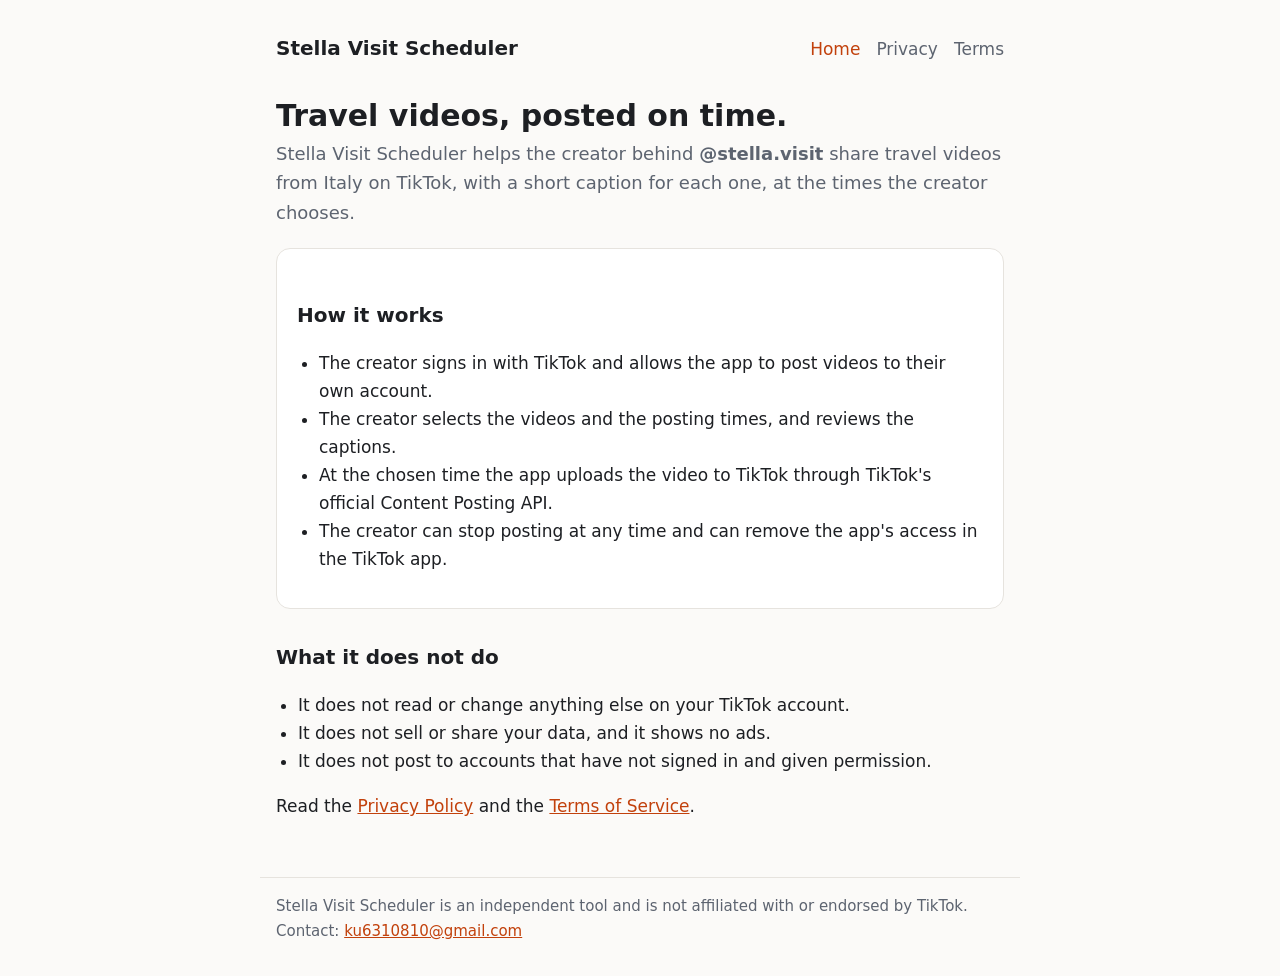
<file: index.html>
<!doctype html>
<html lang="en">
<head>
<meta charset="utf-8">
<meta name="viewport" content="width=device-width, initial-scale=1">
<title>Stella Visit Scheduler</title>
<meta name="description" content="Stella Visit Scheduler publishes travel videos to the creator's own TikTok account with captions, at times the creator chooses.">
<link rel="stylesheet" href="style.css">
</head>
<body>
<header>
  <a class="brand" href="./">Stella Visit Scheduler</a>
  <nav><a href="./" aria-current="page">Home</a><a href="privacy.html">Privacy</a><a href="terms.html">Terms</a></nav>
</header>
<main>
  <h1>Travel videos, posted on time.</h1>
  <p class="lead">Stella Visit Scheduler helps the creator behind <b>@stella.visit</b> share travel videos from Italy on TikTok, with a short caption for each one, at the times the creator chooses.</p>

  <div class="card">
    <h2>How it works</h2>
    <ul>
      <li>The creator signs in with TikTok and allows the app to post videos to their own account.</li>
      <li>The creator selects the videos and the posting times, and reviews the captions.</li>
      <li>At the chosen time the app uploads the video to TikTok through TikTok's official Content Posting API.</li>
      <li>The creator can stop posting at any time and can remove the app's access in the TikTok app.</li>
    </ul>
  </div>

  <h2>What it does not do</h2>
  <ul>
    <li>It does not read or change anything else on your TikTok account.</li>
    <li>It does not sell or share your data, and it shows no ads.</li>
    <li>It does not post to accounts that have not signed in and given permission.</li>
  </ul>

  <p>Read the <a href="privacy.html">Privacy Policy</a> and the <a href="terms.html">Terms of Service</a>.</p>
</main>
<footer>
  Stella Visit Scheduler is an independent tool and is not affiliated with or endorsed by TikTok.
  Contact: <a href="mailto:ku6310810@gmail.com">ku6310810@gmail.com</a>
</footer>
</body>
</html>
</file>
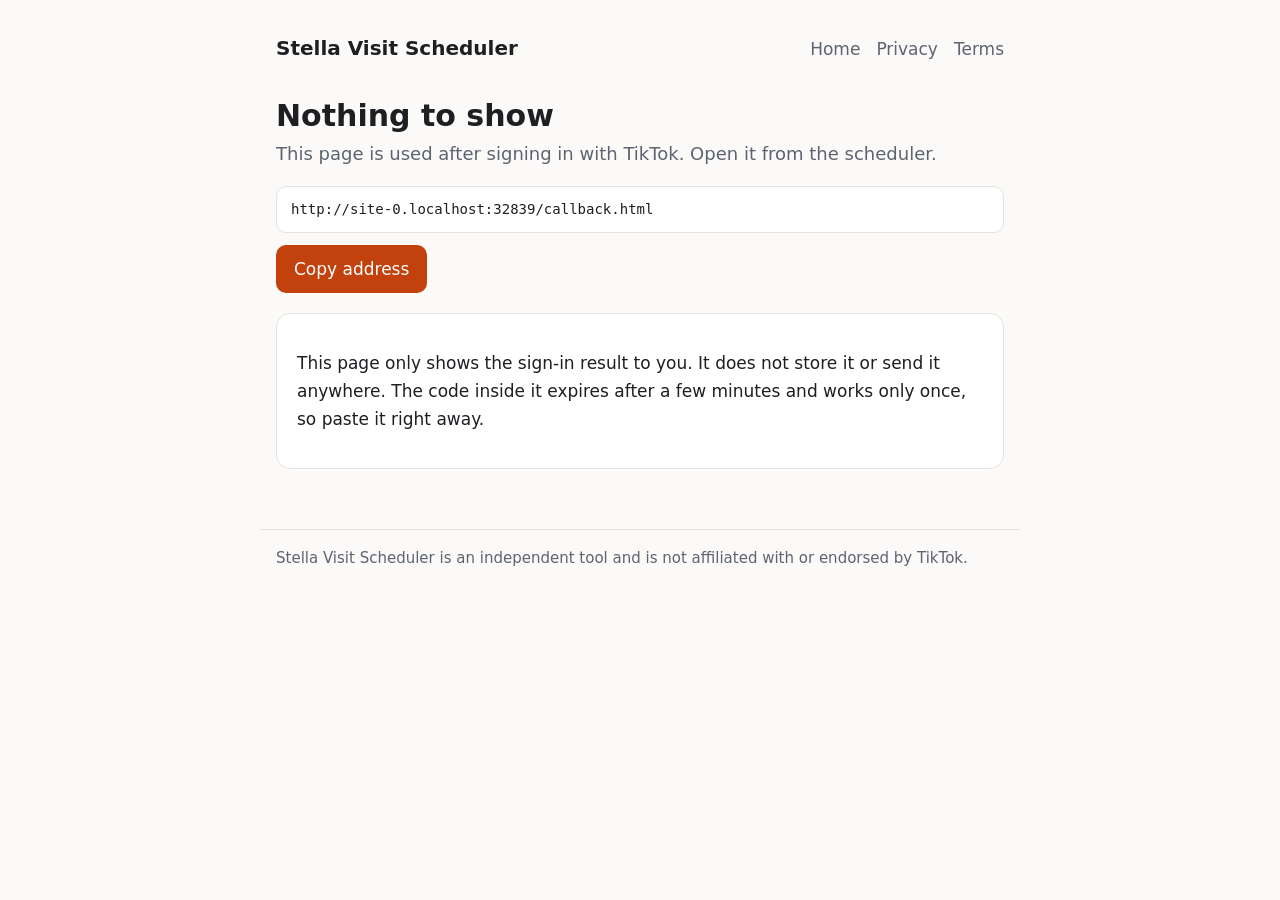
<file: callback.html>
<!doctype html>
<html lang="en">
<head>
<meta charset="utf-8">
<meta name="viewport" content="width=device-width, initial-scale=1">
<meta name="robots" content="noindex">
<meta name="referrer" content="no-referrer">
<title>TikTok sign-in</title>
<link rel="stylesheet" href="style.css">
<style>
  .addr { background: var(--surface); border: 1px solid var(--line); border-radius: 10px; padding: 12px 14px;
          font: 14px/1.5 ui-monospace, Consolas, monospace; overflow-wrap: anywhere; user-select: all; }
  button { font: inherit; border: 0; border-radius: 10px; padding: 10px 18px; background: var(--accent); color: #fff;
           cursor: pointer; margin-top: 12px; }
  .ok { color: var(--muted); margin-left: 10px; }
  .err { border-color: var(--accent); }
</style>
</head>
<body>
<header>
  <a class="brand" href="./">Stella Visit Scheduler</a>
  <nav><a href="./">Home</a><a href="privacy.html">Privacy</a><a href="terms.html">Terms</a></nav>
</header>
<main>
  <h1 id="title">Almost done</h1>
  <p class="lead" id="lead">Copy the address below and paste it into the scheduler window that asked for it.</p>
  <div class="addr" id="addr"></div>
  <button id="copy" type="button">Copy address</button><span class="ok" id="ok"></span>
  <div class="card">
    <p>This page only shows the sign-in result to you. It does not store it or send it anywhere. The code inside it expires after a few minutes and works only once, so paste it right away.</p>
  </div>
</main>
<footer>Stella Visit Scheduler is an independent tool and is not affiliated with or endorsed by TikTok.</footer>
<script>
  const q = new URLSearchParams(location.search);
  const addr = document.getElementById("addr");
  addr.textContent = location.href;
  if (q.get("error")) {
    document.getElementById("title").textContent = "Sign-in was not completed";
    document.getElementById("lead").textContent = "TikTok reported: " + (q.get("error_description") || q.get("error")) +
      ". Close this page and start the sign-in again.";
    addr.classList.add("err");
  } else if (!q.get("code")) {
    document.getElementById("title").textContent = "Nothing to show";
    document.getElementById("lead").textContent = "This page is used after signing in with TikTok. Open it from the scheduler.";
  }
  document.getElementById("copy").addEventListener("click", () => {
    const done = () => { document.getElementById("ok").textContent = "Copied"; };
    if (navigator.clipboard) {
      navigator.clipboard.writeText(location.href).then(done, () => { getSelection().selectAllChildren(addr); document.execCommand("copy"); done(); });
    } else { getSelection().selectAllChildren(addr); document.execCommand("copy"); done(); }
  });
</script>
</body>
</html>
</file>
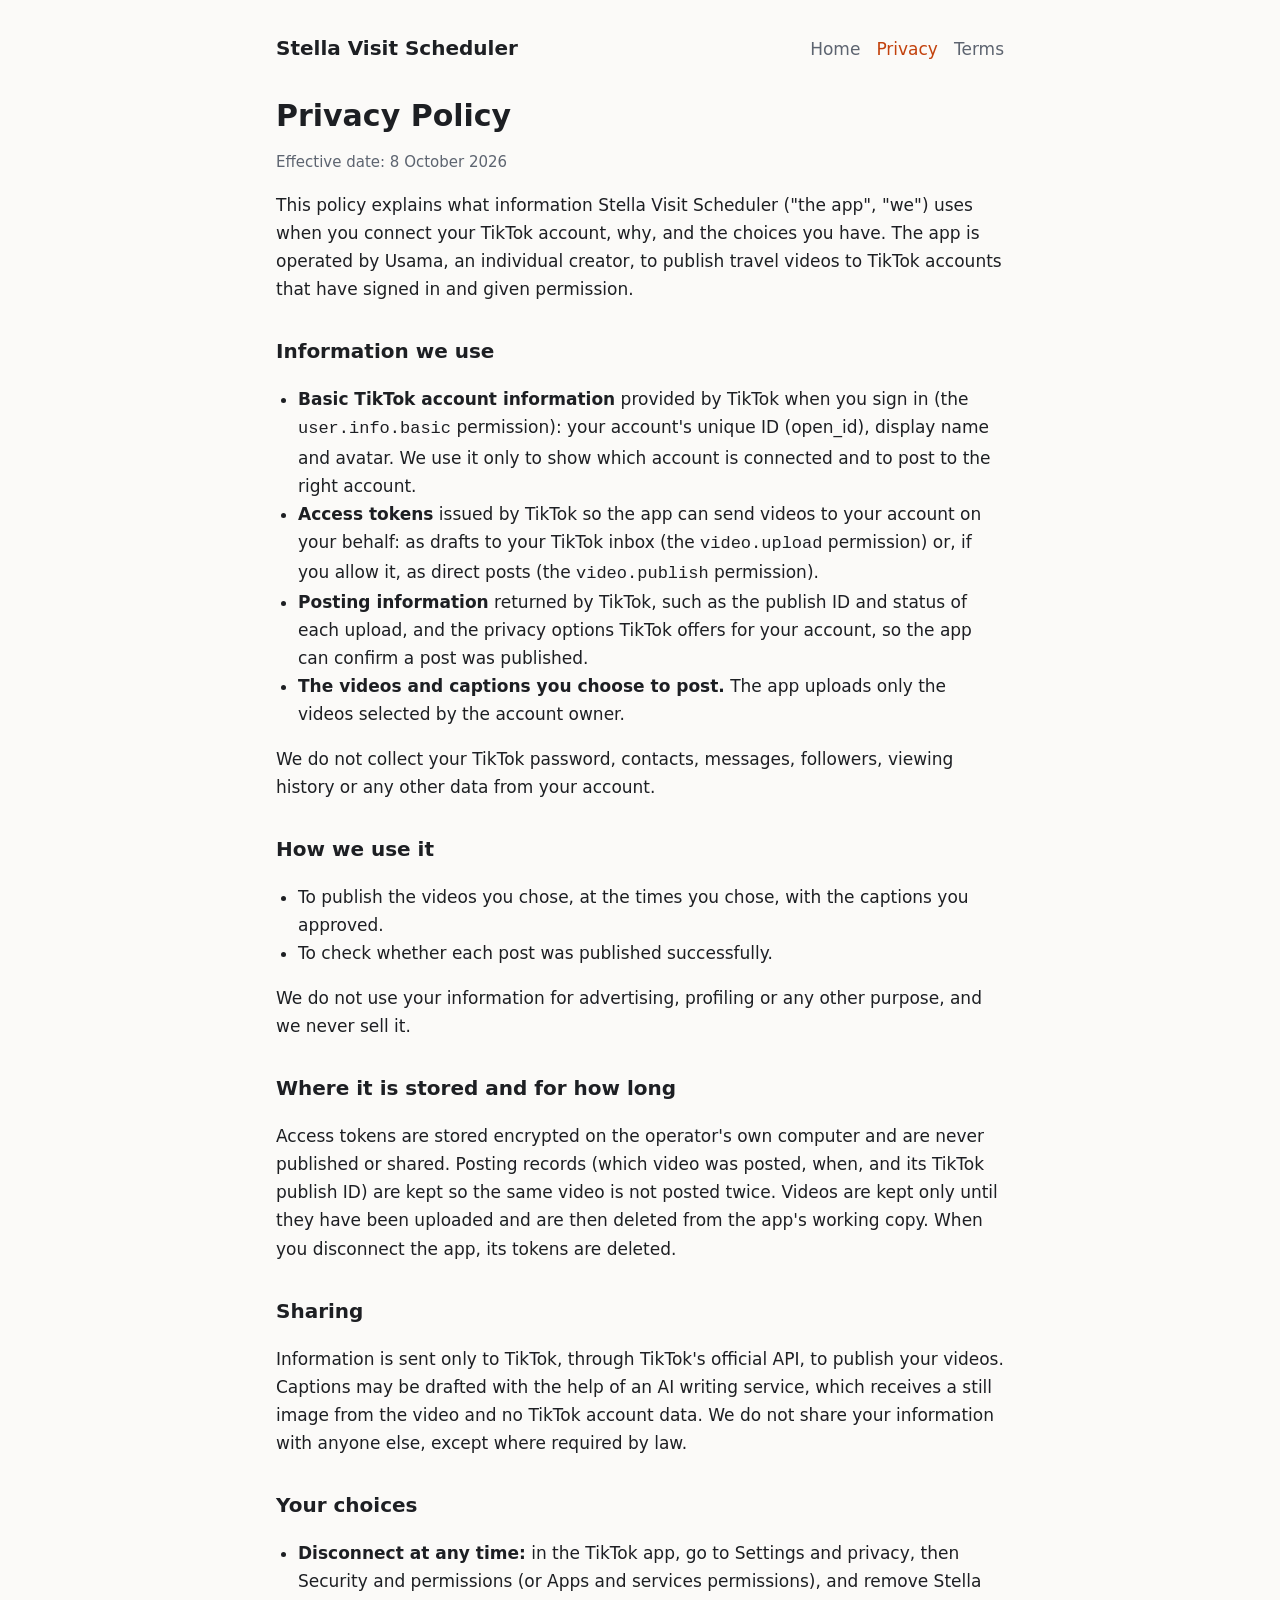
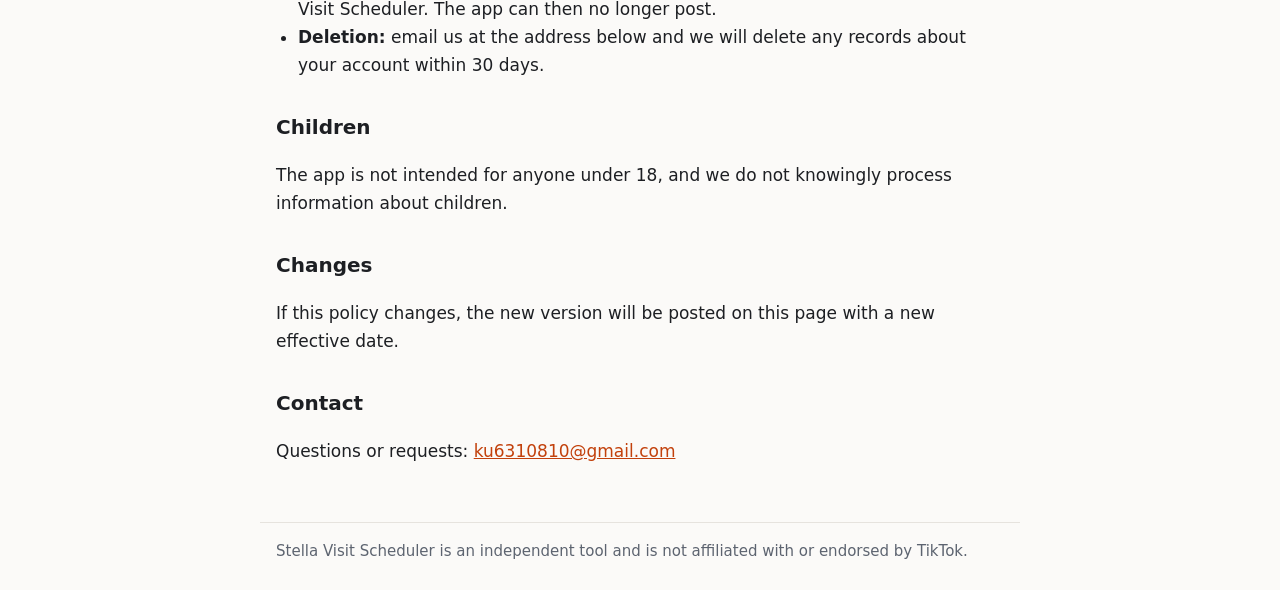
<file: privacy.html>
<!doctype html>
<html lang="en">
<head>
<meta charset="utf-8">
<meta name="viewport" content="width=device-width, initial-scale=1">
<title>Privacy Policy</title>
<meta name="description" content="How Stella Visit Scheduler handles data from TikTok accounts.">
<link rel="stylesheet" href="style.css">
</head>
<body>
<header>
  <a class="brand" href="./">Stella Visit Scheduler</a>
  <nav><a href="./">Home</a><a href="privacy.html" aria-current="page">Privacy</a><a href="terms.html">Terms</a></nav>
</header>
<main>
  <h1>Privacy Policy</h1>
  <p class="meta">Effective date: 8 October 2026</p>

  <p>This policy explains what information Stella Visit Scheduler ("the app", "we") uses when you connect your TikTok account, why, and the choices you have. The app is operated by Usama, an individual creator, to publish travel videos to TikTok accounts that have signed in and given permission.</p>

  <h2>Information we use</h2>
  <ul>
    <li><b>Basic TikTok account information</b> provided by TikTok when you sign in (the <code>user.info.basic</code> permission): your account's unique ID (open_id), display name and avatar. We use it only to show which account is connected and to post to the right account.</li>
    <li><b>Access tokens</b> issued by TikTok so the app can send videos to your account on your behalf: as drafts to your TikTok inbox (the <code>video.upload</code> permission) or, if you allow it, as direct posts (the <code>video.publish</code> permission).</li>
    <li><b>Posting information</b> returned by TikTok, such as the publish ID and status of each upload, and the privacy options TikTok offers for your account, so the app can confirm a post was published.</li>
    <li><b>The videos and captions you choose to post.</b> The app uploads only the videos selected by the account owner.</li>
  </ul>
  <p>We do not collect your TikTok password, contacts, messages, followers, viewing history or any other data from your account.</p>

  <h2>How we use it</h2>
  <ul>
    <li>To publish the videos you chose, at the times you chose, with the captions you approved.</li>
    <li>To check whether each post was published successfully.</li>
  </ul>
  <p>We do not use your information for advertising, profiling or any other purpose, and we never sell it.</p>

  <h2>Where it is stored and for how long</h2>
  <p>Access tokens are stored encrypted on the operator's own computer and are never published or shared. Posting records (which video was posted, when, and its TikTok publish ID) are kept so the same video is not posted twice. Videos are kept only until they have been uploaded and are then deleted from the app's working copy. When you disconnect the app, its tokens are deleted.</p>

  <h2>Sharing</h2>
  <p>Information is sent only to TikTok, through TikTok's official API, to publish your videos. Captions may be drafted with the help of an AI writing service, which receives a still image from the video and no TikTok account data. We do not share your information with anyone else, except where required by law.</p>

  <h2>Your choices</h2>
  <ul>
    <li><b>Disconnect at any time:</b> in the TikTok app, go to Settings and privacy, then Security and permissions (or Apps and services permissions), and remove Stella Visit Scheduler. The app can then no longer post.</li>
    <li><b>Deletion:</b> email us at the address below and we will delete any records about your account within 30 days.</li>
  </ul>

  <h2>Children</h2>
  <p>The app is not intended for anyone under 18, and we do not knowingly process information about children.</p>

  <h2>Changes</h2>
  <p>If this policy changes, the new version will be posted on this page with a new effective date.</p>

  <h2>Contact</h2>
  <p>Questions or requests: <a href="mailto:ku6310810@gmail.com">ku6310810@gmail.com</a></p>
</main>
<footer>Stella Visit Scheduler is an independent tool and is not affiliated with or endorsed by TikTok.</footer>
</body>
</html>
</file>
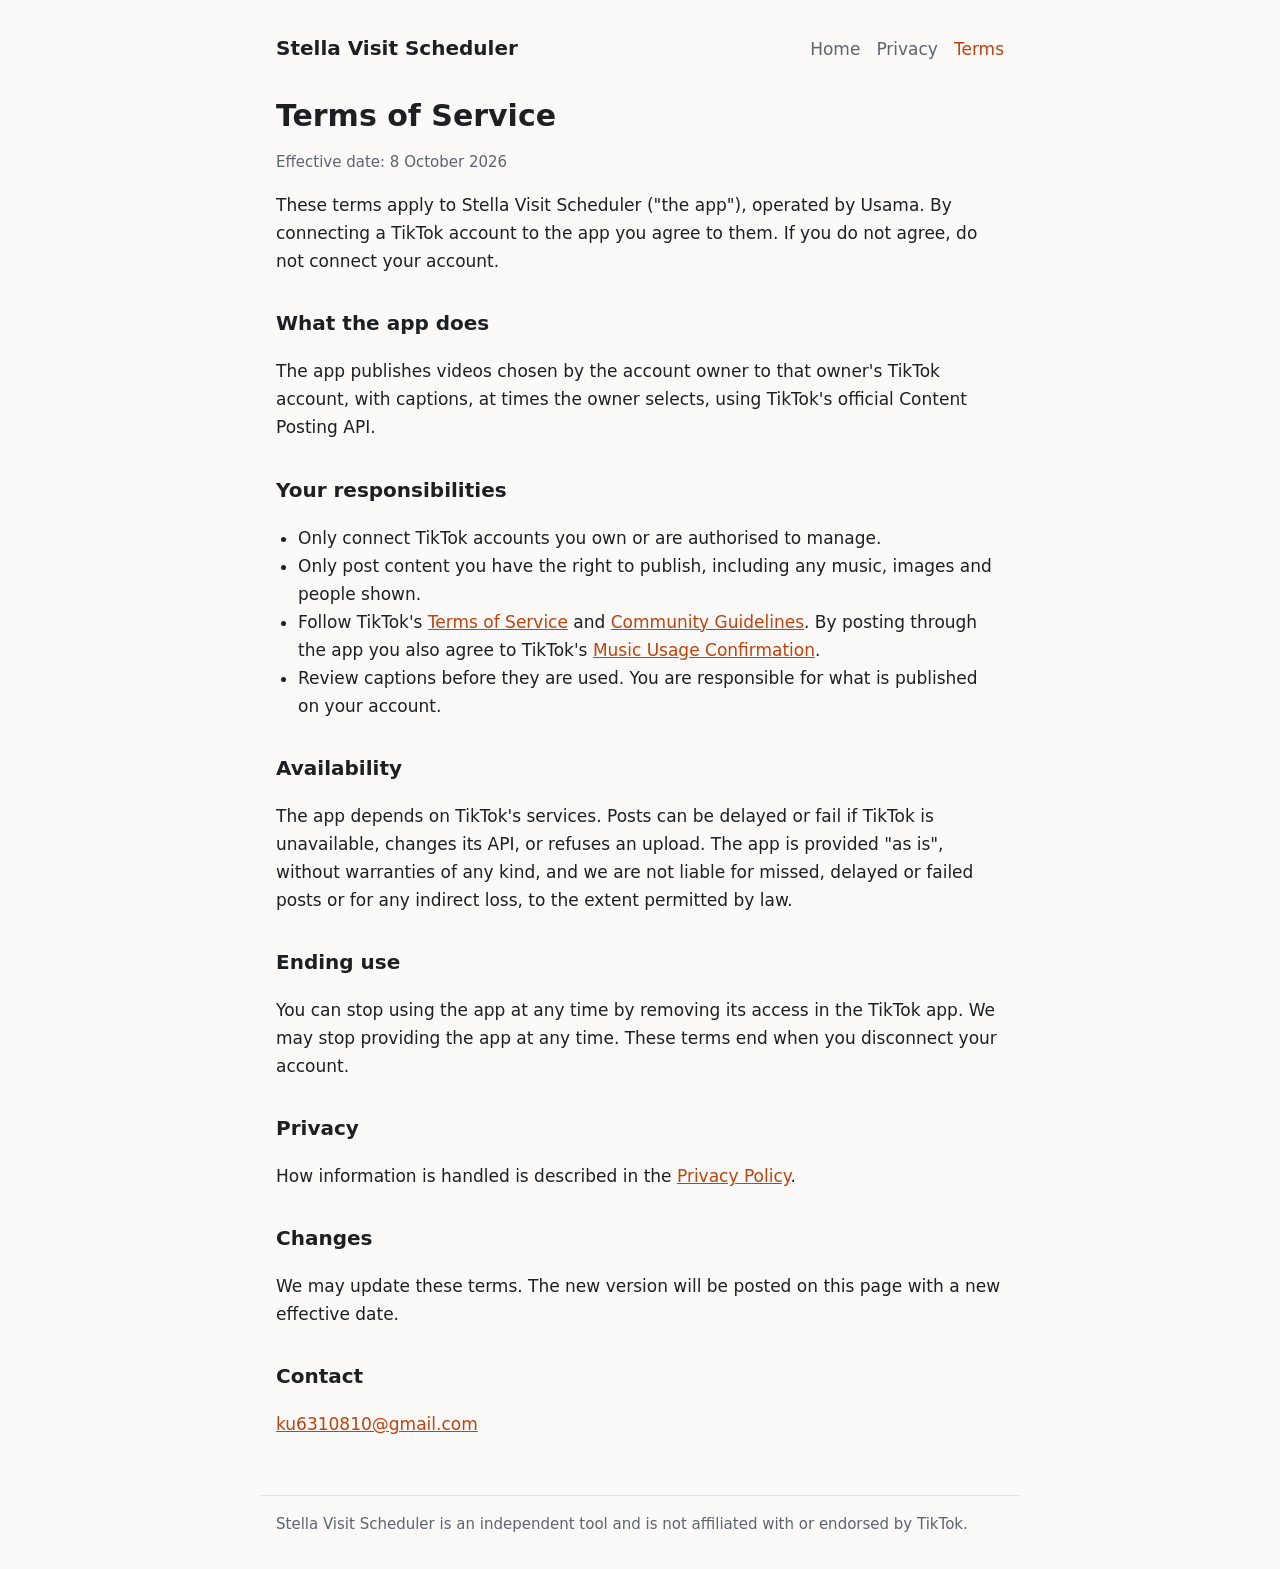
<file: terms.html>
<!doctype html>
<html lang="en">
<head>
<meta charset="utf-8">
<meta name="viewport" content="width=device-width, initial-scale=1">
<title>Terms of Service</title>
<meta name="description" content="Terms for using Stella Visit Scheduler.">
<link rel="stylesheet" href="style.css">
</head>
<body>
<header>
  <a class="brand" href="./">Stella Visit Scheduler</a>
  <nav><a href="./">Home</a><a href="privacy.html">Privacy</a><a href="terms.html" aria-current="page">Terms</a></nav>
</header>
<main>
  <h1>Terms of Service</h1>
  <p class="meta">Effective date: 8 October 2026</p>

  <p>These terms apply to Stella Visit Scheduler ("the app"), operated by Usama. By connecting a TikTok account to the app you agree to them. If you do not agree, do not connect your account.</p>

  <h2>What the app does</h2>
  <p>The app publishes videos chosen by the account owner to that owner's TikTok account, with captions, at times the owner selects, using TikTok's official Content Posting API.</p>

  <h2>Your responsibilities</h2>
  <ul>
    <li>Only connect TikTok accounts you own or are authorised to manage.</li>
    <li>Only post content you have the right to publish, including any music, images and people shown.</li>
    <li>Follow TikTok's <a href="https://www.tiktok.com/legal/terms-of-service" target="_blank" rel="noopener">Terms of Service</a> and <a href="https://www.tiktok.com/community-guidelines" target="_blank" rel="noopener">Community Guidelines</a>. By posting through the app you also agree to TikTok's <a href="https://www.tiktok.com/legal/page/global/music-usage-confirmation/en" target="_blank" rel="noopener">Music Usage Confirmation</a>.</li>
    <li>Review captions before they are used. You are responsible for what is published on your account.</li>
  </ul>

  <h2>Availability</h2>
  <p>The app depends on TikTok's services. Posts can be delayed or fail if TikTok is unavailable, changes its API, or refuses an upload. The app is provided "as is", without warranties of any kind, and we are not liable for missed, delayed or failed posts or for any indirect loss, to the extent permitted by law.</p>

  <h2>Ending use</h2>
  <p>You can stop using the app at any time by removing its access in the TikTok app. We may stop providing the app at any time. These terms end when you disconnect your account.</p>

  <h2>Privacy</h2>
  <p>How information is handled is described in the <a href="privacy.html">Privacy Policy</a>.</p>

  <h2>Changes</h2>
  <p>We may update these terms. The new version will be posted on this page with a new effective date.</p>

  <h2>Contact</h2>
  <p><a href="mailto:ku6310810@gmail.com">ku6310810@gmail.com</a></p>
</main>
<footer>Stella Visit Scheduler is an independent tool and is not affiliated with or endorsed by TikTok.</footer>
</body>
</html>
</file>
<file: style.css>
:root {
  --bg: #fbfaf8;
  --surface: #ffffff;
  --ink: #1d1f23;
  --muted: #5d6470;
  --line: #e6e3de;
  --accent: #c2410c;
}
@media (prefers-color-scheme: dark) {
  :root {
    --bg: #15171a;
    --surface: #1d2024;
    --ink: #ecedef;
    --muted: #a3aab4;
    --line: #2d3137;
    --accent: #fb923c;
  }
}
* { box-sizing: border-box; }
html { -webkit-text-size-adjust: 100%; }
body {
  margin: 0;
  background: var(--bg);
  color: var(--ink);
  font: 17px/1.65 system-ui, -apple-system, "Segoe UI", Roboto, sans-serif;
}
header, main, footer { max-width: 760px; margin: 0 auto; padding: 0 16px; }
header { padding-top: 32px; display: flex; flex-wrap: wrap; gap: 8px 20px; align-items: baseline; justify-content: space-between; }
.brand { font-weight: 700; font-size: 20px; color: var(--ink); text-decoration: none; }
nav a { color: var(--muted); text-decoration: none; margin-left: 16px; }
nav a:first-child { margin-left: 0; }
nav a:hover, nav a[aria-current="page"] { color: var(--accent); }
main { padding-top: 24px; padding-bottom: 40px; }
h1 { font-size: 30px; line-height: 1.25; margin: 8px 0 4px; }
h2 { font-size: 20px; margin: 32px 0 8px; }
p, li { color: var(--ink); }
.lead { color: var(--muted); font-size: 18px; margin-top: 0; }
.meta { color: var(--muted); font-size: 15px; }
.card { background: var(--surface); border: 1px solid var(--line); border-radius: 14px; padding: 18px 20px; margin: 20px 0; }
a { color: var(--accent); }
ul { padding-left: 22px; }
footer { border-top: 1px solid var(--line); padding-top: 16px; padding-bottom: 32px; color: var(--muted); font-size: 15px; }
</file>
